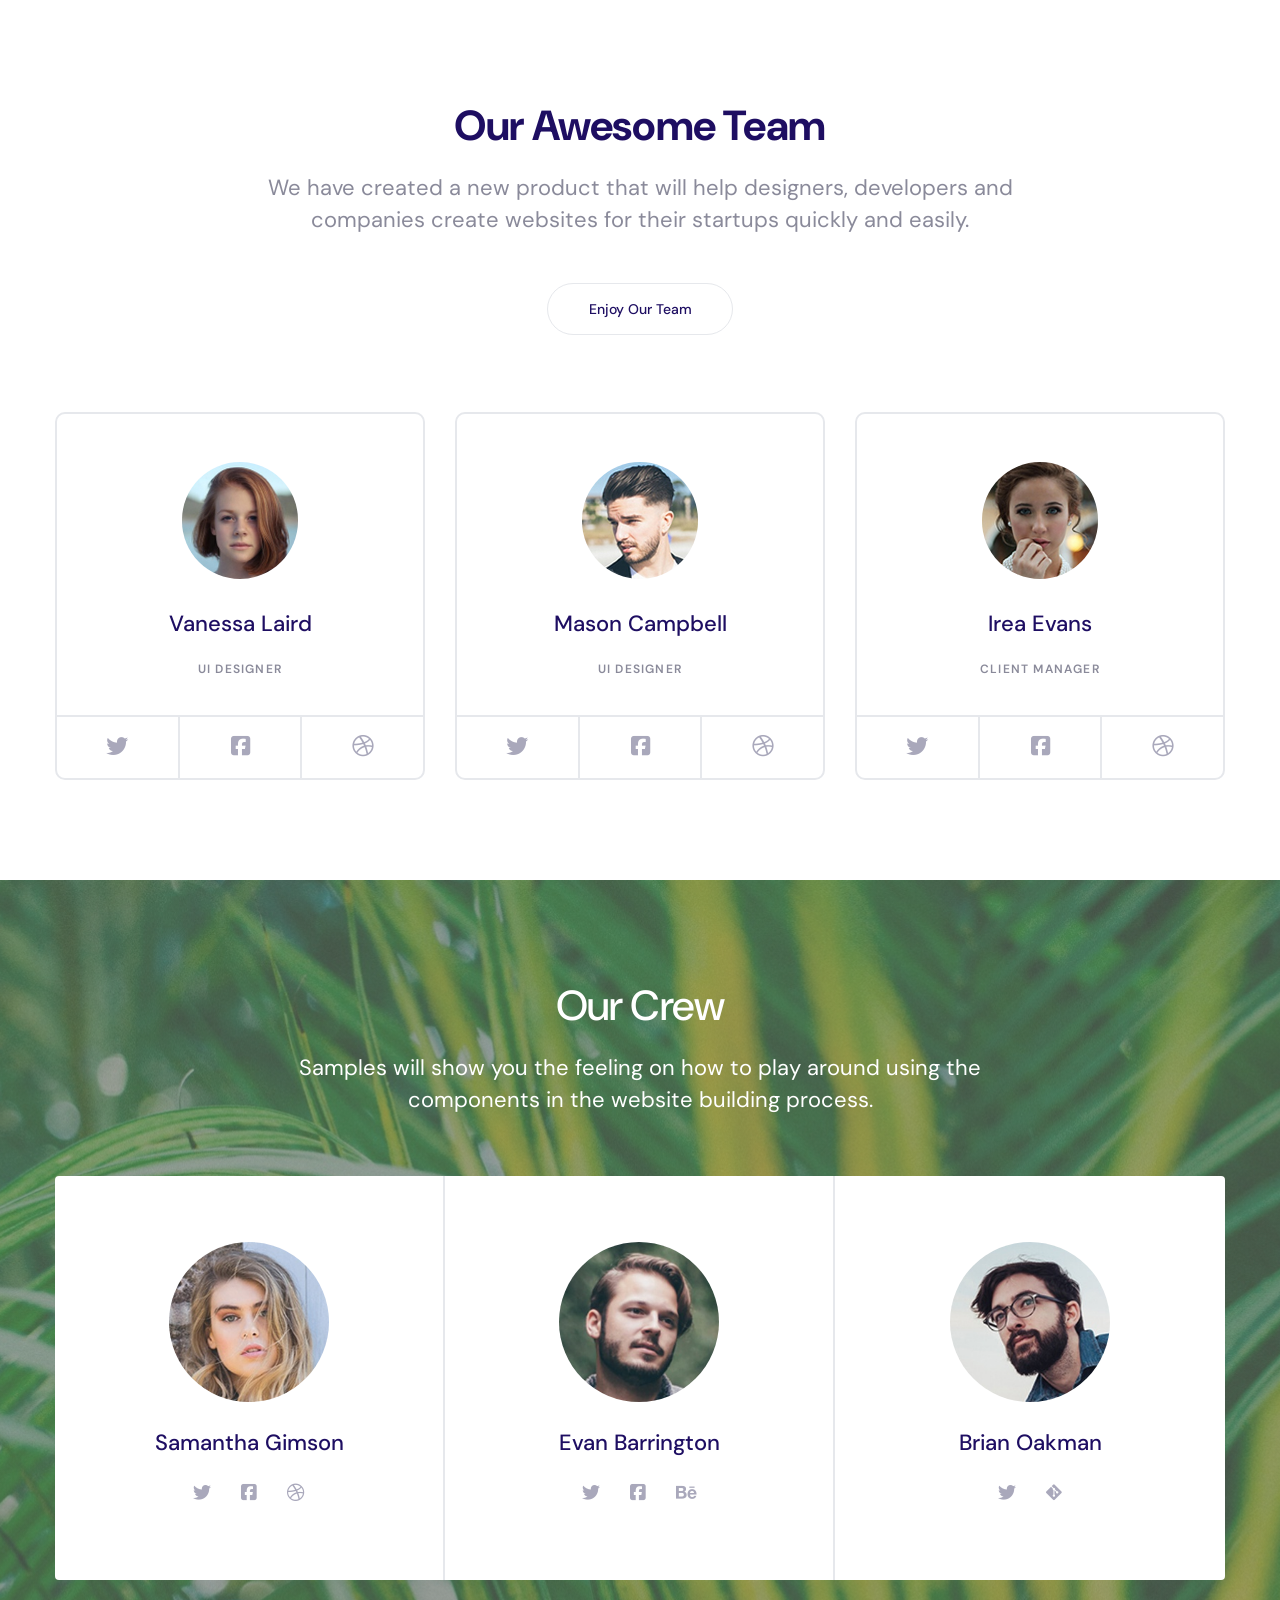
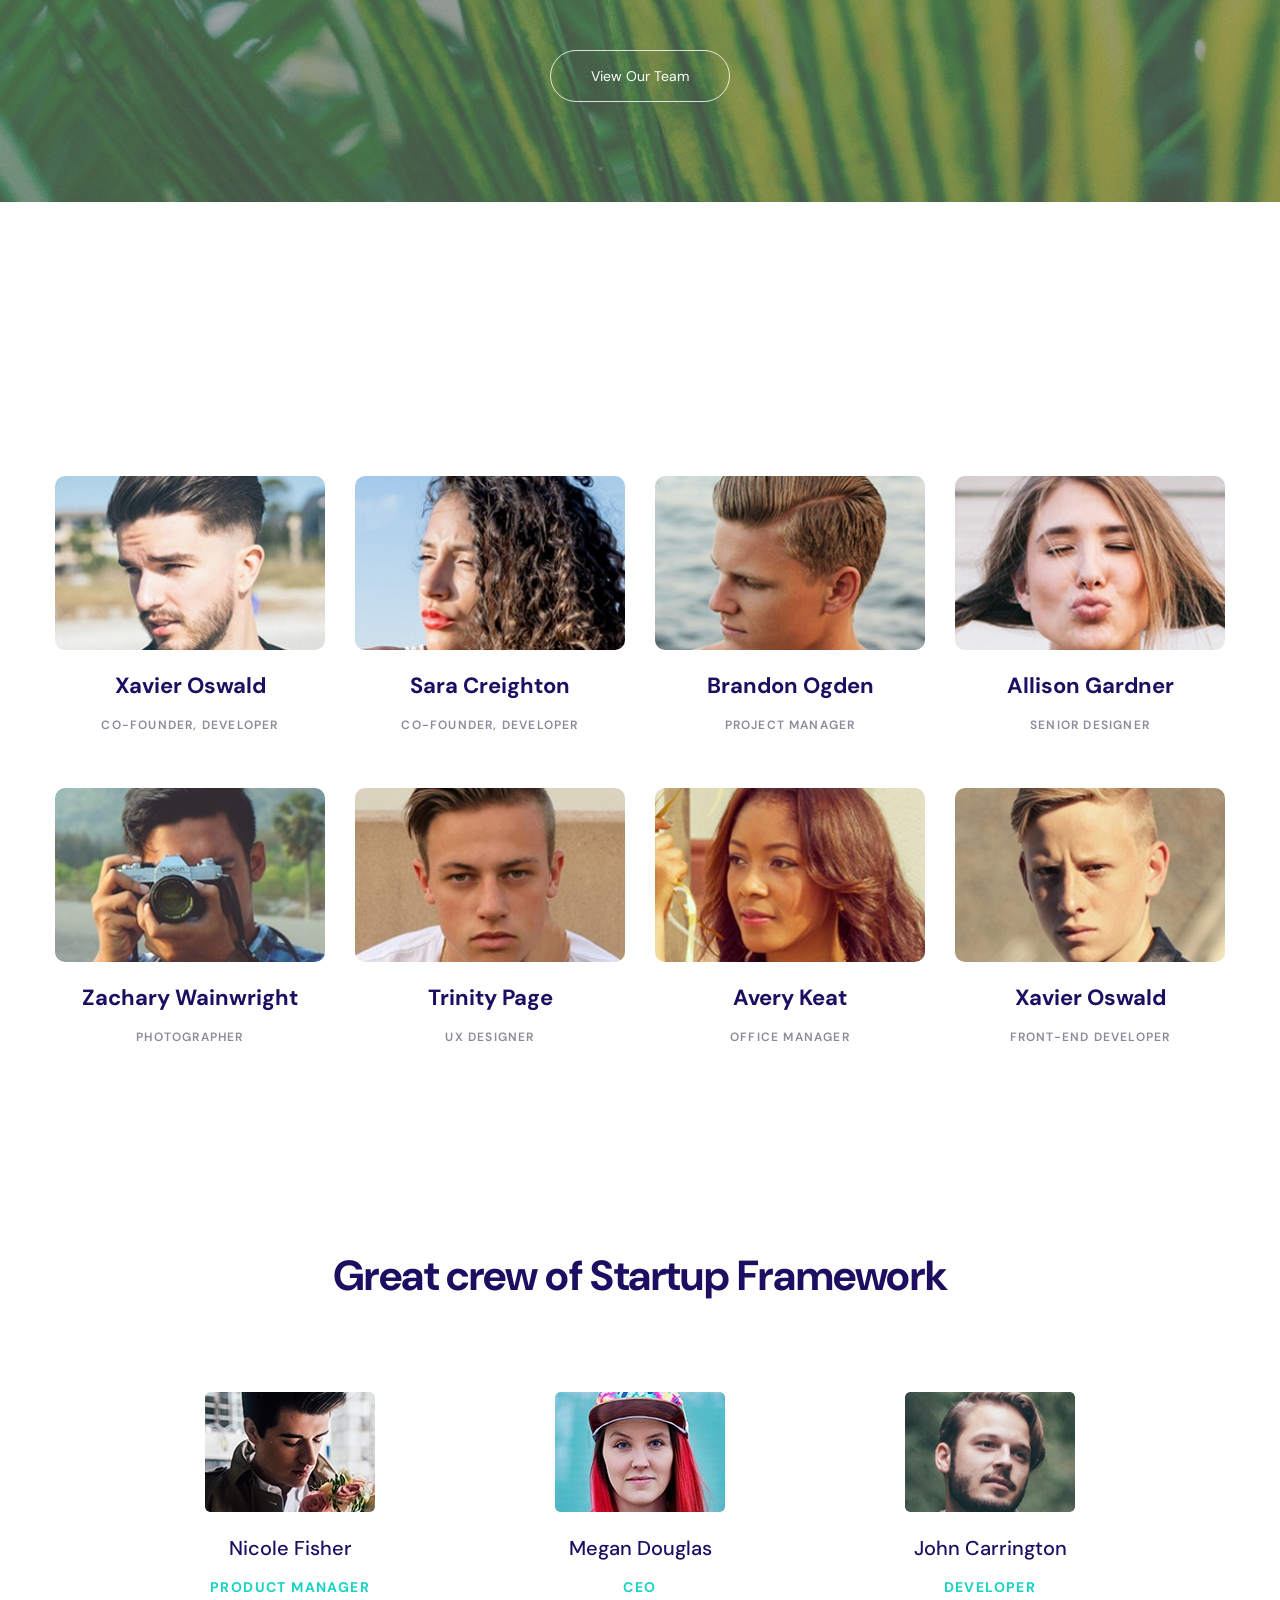
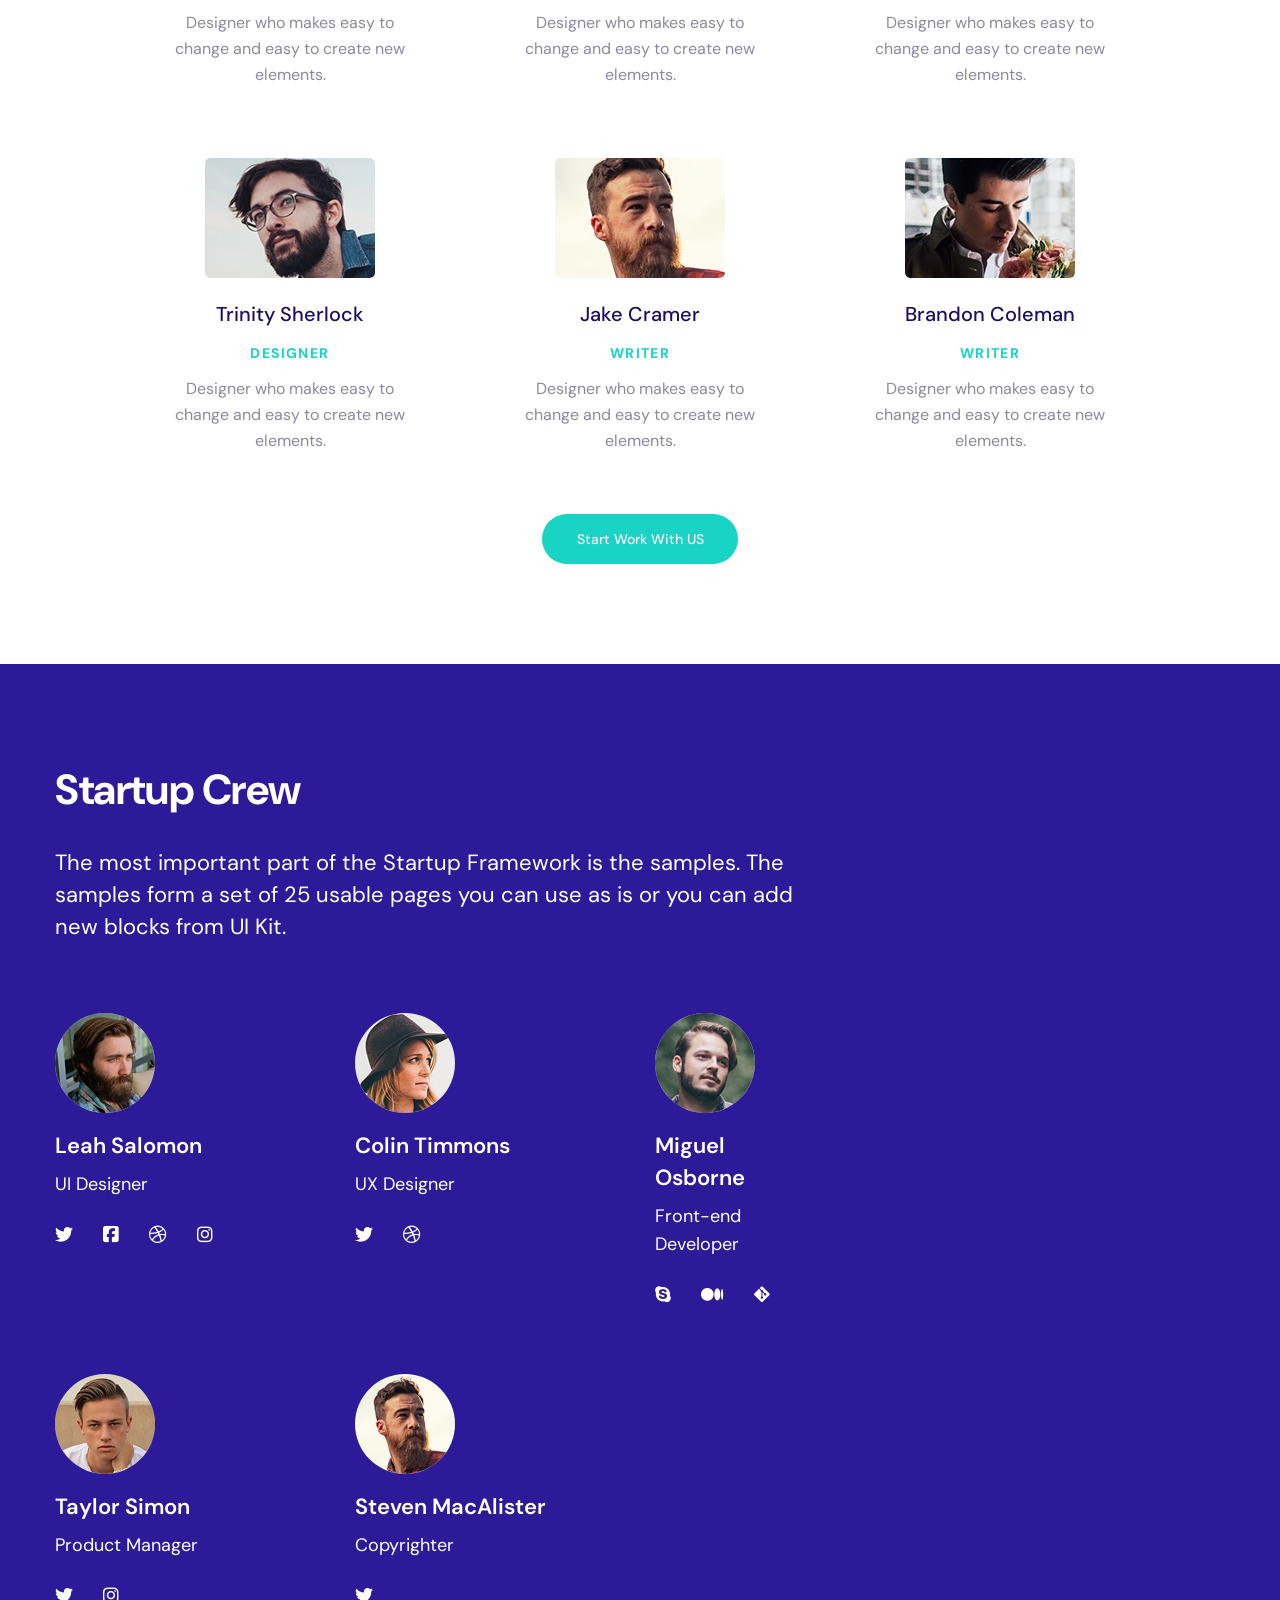
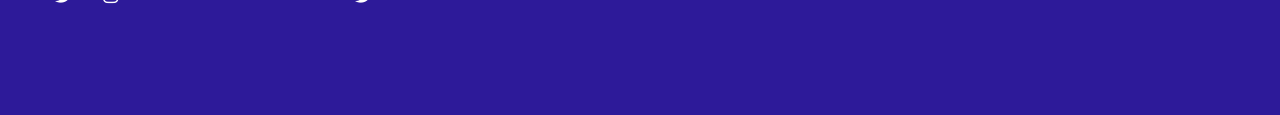
<file: index.html>
<!DOCTYPE html>
<html lang="en">
<head>
  <meta charset="UTF-8">
  <meta name="viewport" content="width=device-width, initial-scale=1.0">
  <title>Team Pages</title>
  <link rel="preconnect" href="https://fonts.googleapis.com">
  <link rel="preconnect" href="https://fonts.gstatic.com" crossorigin>
  <link href="https://fonts.googleapis.com/css2?family=DM+Sans:wght@400;500;700&display=swap" rel="stylesheet">
  <link rel="stylesheet" href="https://cdnjs.cloudflare.com/ajax/libs/font-awesome/6.5.1/css/all.min.css">
  <link rel="stylesheet" href="style.css">
</head>
<body>

  <!-- ================= TEAM 1 ================= -->
  <section class="t1">
    <div class="container">
      <header class="t1-header">
        <h1>Our Awesome Team</h1>
        <p>We have created a new product that will help designers, developers and companies create websites for their startups quickly and easily.</p>
        <a href="#" class="t1-btn">Enjoy Our Team</a>
      </header>
      <div class="t1-cards">
        <article class="t1-card">
          <div class="t1-body">
            <img src="assets/vanessa.jpg" alt="Vanessa Laird" class="t1-avatar">
            <h2>Vanessa Laird</h2>
            <p class="t1-role">UI Designer</p>
          </div>
          <ul class="t1-social">
            <li><a href="#" aria-label="Twitter"><i class="fa-brands fa-twitter"></i></a></li>
            <li><a href="#" aria-label="Facebook"><i class="fa-brands fa-square-facebook"></i></a></li>
            <li><a href="#" aria-label="Dribbble"><i class="fa-brands fa-dribbble"></i></a></li>
          </ul>
        </article>
        <article class="t1-card">
          <div class="t1-body">
            <img src="assets/mason.jpg" alt="Mason Campbell" class="t1-avatar">
            <h2>Mason Campbell</h2>
            <p class="t1-role">UI Designer</p>
          </div>
          <ul class="t1-social">
            <li><a href="#" aria-label="Twitter"><i class="fa-brands fa-twitter"></i></a></li>
            <li><a href="#" aria-label="Facebook"><i class="fa-brands fa-square-facebook"></i></a></li>
            <li><a href="#" aria-label="Dribbble"><i class="fa-brands fa-dribbble"></i></a></li>
          </ul>
        </article>
        <article class="t1-card">
          <div class="t1-body">
            <img src="assets/irea.jpg" alt="Irea Evans" class="t1-avatar">
            <h2>Irea Evans</h2>
            <p class="t1-role">Client Manager</p>
          </div>
          <ul class="t1-social">
            <li><a href="#" aria-label="Twitter"><i class="fa-brands fa-twitter"></i></a></li>
            <li><a href="#" aria-label="Facebook"><i class="fa-brands fa-square-facebook"></i></a></li>
            <li><a href="#" aria-label="Dribbble"><i class="fa-brands fa-dribbble"></i></a></li>
          </ul>
        </article>
      </div>
    </div>
  </section>

  <!-- ================= TEAM 2 ================= -->
  <section class="t2">
    <div class="container t2-container">
      <header class="t2-header">
        <h1>Our Crew</h1>
        <p>Samples will show you the feeling on how to play around using the components in the website building process.</p>
      </header>
      <div class="t2-members">
        <article class="t2-member">
          <img src="assets/samantha.jpg" alt="Samantha Gimson" class="t2-avatar">
          <h2>Samantha Gimson</h2>
          <ul class="t2-social">
            <li><a href="#" aria-label="Twitter"><i class="fa-brands fa-twitter"></i></a></li>
            <li><a href="#" aria-label="Facebook"><i class="fa-brands fa-square-facebook"></i></a></li>
            <li><a href="#" aria-label="Dribbble"><i class="fa-brands fa-dribbble"></i></a></li>
          </ul>
        </article>
        <article class="t2-member">
          <img src="assets/evan.jpg" alt="Evan Barrington" class="t2-avatar">
          <h2>Evan Barrington</h2>
          <ul class="t2-social">
            <li><a href="#" aria-label="Twitter"><i class="fa-brands fa-twitter"></i></a></li>
            <li><a href="#" aria-label="Facebook"><i class="fa-brands fa-square-facebook"></i></a></li>
            <li><a href="#" aria-label="Behance"><i class="fa-brands fa-behance"></i></a></li>
          </ul>
        </article>
        <article class="t2-member">
          <img src="assets/brian.jpg" alt="Brian Oakman" class="t2-avatar">
          <h2>Brian Oakman</h2>
          <ul class="t2-social">
            <li><a href="#" aria-label="Twitter"><i class="fa-brands fa-twitter"></i></a></li>
            <li><a href="#" aria-label="GitHub"><i class="fa-brands fa-git-alt"></i></a></li>
          </ul>
        </article>
      </div>
      <a href="#" class="t2-btn">View Our Team</a>
    </div>
  </section>

  <!-- ================= TEAM 3 ================= -->
  <section class="t3">
    <div class="container">
      <div class="t3-grid">
        <article class="t3-member">
          <img src="assets/t3-1.jpg" alt="Xavier Oswald">
          <h2>Xavier Oswald</h2>
          <p>Co-Founder, Developer</p>
        </article>
        <article class="t3-member">
          <img src="assets/t3-2.jpg" alt="Sara Creighton">
          <h2>Sara Creighton</h2>
          <p>Co-Founder, Developer</p>
        </article>
        <article class="t3-member">
          <img src="assets/t3-3.jpg" alt="Brandon Ogden">
          <h2>Brandon Ogden</h2>
          <p>Project Manager</p>
        </article>
        <article class="t3-member">
          <img src="assets/t3-4.jpg" alt="Allison Gardner">
          <h2>Allison Gardner</h2>
          <p>Senior Designer</p>
        </article>
        <article class="t3-member">
          <img src="assets/t3-5.jpg" alt="Zachary Wainwright">
          <h2>Zachary Wainwright</h2>
          <p>Photographer</p>
        </article>
        <article class="t3-member">
          <img src="assets/t3-6.jpg" alt="Trinity Page">
          <h2>Trinity Page</h2>
          <p>UX Designer</p>
        </article>
        <article class="t3-member">
          <img src="assets/t3-7.jpg" alt="Avery Keat">
          <h2>Avery Keat</h2>
          <p>Office Manager</p>
        </article>
        <article class="t3-member">
          <img src="assets/t3-8.jpg" alt="Xavier Oswald">
          <h2>Xavier Oswald</h2>
          <p>Front-end Developer</p>
        </article>
      </div>
    </div>
  </section>

  <!-- ================= TEAM 4 ================= -->
  <section class="t4">
    <div class="container">
      <h1 class="t4-title">Great crew of Startup Framework</h1>
      <div class="t4-grid">
        <article class="t4-member">
          <img src="assets/t4-1.jpg" alt="Nicole Fisher">
          <h2>Nicole Fisher</h2>
          <p class="t4-role">Product Manager</p>
          <p class="t4-text">Designer who makes easy to change and easy to create new elements.</p>
        </article>
        <article class="t4-member">
          <img src="assets/t4-2.jpg" alt="Megan Douglas">
          <h2>Megan Douglas</h2>
          <p class="t4-role">CEO</p>
          <p class="t4-text">Designer who makes easy to change and easy to create new elements.</p>
        </article>
        <article class="t4-member">
          <img src="assets/t4-3.jpg" alt="John Carrington">
          <h2>John Carrington</h2>
          <p class="t4-role">Developer</p>
          <p class="t4-text">Designer who makes easy to change and easy to create new elements.</p>
        </article>
        <article class="t4-member">
          <img src="assets/t4-4.jpg" alt="Trinity Sherlock">
          <h2>Trinity Sherlock</h2>
          <p class="t4-role">Designer</p>
          <p class="t4-text">Designer who makes easy to change and easy to create new elements.</p>
        </article>
        <article class="t4-member">
          <img src="assets/t4-5.jpg" alt="Jake Cramer">
          <h2>Jake Cramer</h2>
          <p class="t4-role">Writer</p>
          <p class="t4-text">Designer who makes easy to change and easy to create new elements.</p>
        </article>
        <article class="t4-member">
          <img src="assets/t4-6.jpg" alt="Brandon Coleman">
          <h2>Brandon Coleman</h2>
          <p class="t4-role">Writer</p>
          <p class="t4-text">Designer who makes easy to change and easy to create new elements.</p>
        </article>
      </div>
      <a href="#" class="t4-btn">Start Work With US</a>
    </div>
  </section>

  <!-- ================= TEAM 5 ================= -->
  <section class="t5">
    <div class="container">
      <h1 class="t5-title">Startup Crew</h1>
      <p class="t5-text">The most important part of the Startup Framework is the samples. The samples form a set of 25 usable pages you can use as is or you can add new blocks from UI Kit.</p>
      <div class="t5-grid">
        <article class="t5-member">
          <img src="assets/t5-1.jpg" alt="Leah Salomon" class="t5-avatar">
          <h2>Leah Salomon</h2>
          <p class="t5-role">UI Designer</p>
          <ul class="t5-social"><li><a href="#" aria-label="twitter"><i class="fa-brands fa-twitter"></i></a></li><li><a href="#" aria-label="facebook"><i class="fa-brands fa-square-facebook"></i></a></li><li><a href="#" aria-label="dribbble"><i class="fa-brands fa-dribbble"></i></a></li><li><a href="#" aria-label="instagram"><i class="fa-brands fa-instagram"></i></a></li></ul>
        </article>
        <article class="t5-member">
          <img src="assets/t5-2.jpg" alt="Colin Timmons" class="t5-avatar">
          <h2>Colin Timmons</h2>
          <p class="t5-role">UX Designer</p>
          <ul class="t5-social"><li><a href="#" aria-label="twitter"><i class="fa-brands fa-twitter"></i></a></li><li><a href="#" aria-label="dribbble"><i class="fa-brands fa-dribbble"></i></a></li></ul>
        </article>
        <article class="t5-member">
          <img src="assets/t5-3.jpg" alt="Miguel Osborne" class="t5-avatar">
          <h2>Miguel Osborne</h2>
          <p class="t5-role">Front-end Developer</p>
          <ul class="t5-social"><li><a href="#" aria-label="skype"><i class="fa-brands fa-skype"></i></a></li><li><a href="#" aria-label="medium"><i class="fa-brands fa-medium"></i></a></li><li><a href="#" aria-label="alt"><i class="fa-brands fa-git-alt"></i></a></li></ul>
        </article>
        <article class="t5-member">
          <img src="assets/t5-4.jpg" alt="Taylor Simon" class="t5-avatar">
          <h2>Taylor Simon</h2>
          <p class="t5-role">Product Manager</p>
          <ul class="t5-social"><li><a href="#" aria-label="twitter"><i class="fa-brands fa-twitter"></i></a></li><li><a href="#" aria-label="instagram"><i class="fa-brands fa-instagram"></i></a></li></ul>
        </article>
        <article class="t5-member">
          <img src="assets/t5-5.jpg" alt="Steven MacAlister" class="t5-avatar">
          <h2>Steven MacAlister</h2>
          <p class="t5-role">Copyrighter</p>
          <ul class="t5-social"><li><a href="#" aria-label="twitter"><i class="fa-brands fa-twitter"></i></a></li></ul>
        </article>
      </div>
    </div>
  </section>

</body>
</html>
</file>
<file: style.css>
/* =====================================================
   Values taken from the Figma file (10xtech-web-dev-warmup)
   px -> rem : px / 16
   ===================================================== */

/* ========== COMMON ========== */
* { margin: 0; padding: 0; box-sizing: border-box; }

:root {
  --navy: #1e0e62;
  --gray: #8a8a9a;
  --border: #e6e8ec;
  --teal: #19d3c5;
  --indigo: #2d1a99;
}

body {
  font-family: "DM Sans", Arial, sans-serif;
  color: var(--navy);
  background: #ffffff;
}

img { max-width: 100%; display: block; }
ul { list-style: none; }
a { text-decoration: none; }

.container { max-width: 73.125rem; margin: 0 auto; }   /* 1170px grid */

/* Heading style: 42px / 52px, letter-spacing -0.4px */
.t1-header h1, .t2-header h1, .t4-title, .t5-title {
  font-size: 2.625rem; line-height: 3.25rem; letter-spacing: -0.4px; font-weight: 700;
}

/* ========== TEAM 1  (frame 1400x880) ========== */
.t1 { padding: 6.25rem 1.5rem; }                        /* 100px top/bottom */

.t1-header { text-align: center; max-width: 51rem; margin: 0 auto 4.8rem; }   /* title 816px, gap to cards 77px */
.t1-header h1 { margin-bottom: 1.25rem; }               /* 20px */
.t1-header p { font-size: 1.375rem; line-height: 2rem; color: var(--gray); margin-bottom: 2.95rem; }  /* 22/32, 47px */

.t1-btn {
  display: inline-block; padding: 0.875rem 2.55rem;     /* 200 x 50 */
  border: 1px solid var(--border); border-radius: 3rem;
  font-size: 0.875rem; font-weight: 500; line-height: 1.375rem; color: var(--navy);
  transition: background 0.3s, color 0.3s;
}
.t1-btn:hover { background: var(--navy); color: #fff; }

.t1-cards { display: flex; flex-wrap: wrap; justify-content: center; gap: 1.875rem; }   /* gap 30px */
.t1-card {
  flex: 1 1 15rem; max-width: 23.125rem;                /* 370px */
  border: 2px solid var(--border); border-radius: 0.625rem;
  display: flex; flex-direction: column;
}
.t1-body { text-align: center; padding: 3rem 1rem 2.1rem; }
.t1-avatar {
  width: 35%; max-width: 7.5rem; aspect-ratio: 1 / 1;   /* 120px */
  object-fit: cover; border-radius: 50%; margin: 0 auto 1.8rem;
}
.t1-card h2 { font-size: 1.375rem; font-weight: 500; line-height: 2rem; margin-bottom: 1rem; }   /* 22/32 */
.t1-role { font-size: 0.75rem; line-height: 1.625rem; letter-spacing: 1.2px; text-transform: uppercase; color: var(--gray); font-weight: 600; }

.t1-social { display: flex; border-top: 2px solid var(--border); margin-top: auto; }
.t1-social li { flex: 1; text-align: center; border-right: 2px solid var(--border); }
.t1-social li:last-child { border-right: none; }
.t1-social a { display: block; padding: 0.7rem 0; font-size: 1.375rem; line-height: 2.375rem; color: #a9a8bb; transition: color 0.3s, background 0.3s; }   /* icons 22px */
.t1-social a:hover { color: var(--navy); background: #f6f6fa; }

/* ========== TEAM 2  (frame 1400x920) ========== */
.t2 {
  padding: 6.25rem 1.5rem; color: #fff;
  background-color: #1f3a1f;
  background-image: linear-gradient(rgba(10, 30, 10, 0.35), rgba(10, 30, 10, 0.35)), url("assets/bg.jpg");
  background-size: cover; background-position: center;
}
.t2-container { text-align: center; }

.t2-header { max-width: 43.625rem; margin: 0 auto 3.8rem; }    /* 698px, gap 61px */
.t2-header h1 { font-weight: 500; margin-bottom: 1.25rem; }
.t2-header p { font-size: 1.375rem; line-height: 2rem; }

.t2-members { display: flex; flex-wrap: wrap; background: #fff; border-radius: 0.25rem; margin-bottom: 4.375rem; }  /* card 1170x403, gap 70px */
.t2-member { flex: 1 1 14rem; padding: 4.125rem 1rem 4.2rem; border-right: 2px solid var(--border); color: var(--navy); }
.t2-member:last-child { border-right: none; }
.t2-avatar {
  width: 45%; max-width: 10rem; aspect-ratio: 1 / 1;     /* 160px */
  object-fit: cover; border-radius: 50%; margin: 0 auto 1.5625rem;
}
.t2-member h2 { font-size: 1.375rem; font-weight: 500; line-height: 2rem; margin-bottom: 0.9375rem; }
.t2-social { display: flex; justify-content: center; gap: 1.875rem; }
.t2-social a { font-size: 1.125rem; line-height: 2.375rem; color: #a9a8bb; transition: color 0.3s; }   /* icons 18px */
.t2-social a:hover { color: var(--navy); }

.t2-btn {
  display: inline-block; padding: 0.875rem 2.5rem;       /* 190 x 50 */
  border: 1px solid rgba(255,255,255,0.8); border-radius: 3rem;
  font-size: 0.875rem; line-height: 1.375rem; color: #fff;
  transition: background 0.3s, color 0.3s;
}
.t2-btn:hover { background: #fff; color: var(--navy); }

/* ========== TEAM 3  (frame 1400x948) ========== */
.t3 { padding: 17.125rem 1.5rem 6.25rem; }               /* first row starts at 274px */

.t3-grid { display: grid; grid-template-columns: repeat(4, 1fr); gap: 3.125rem 1.875rem; }   /* 270px cols, gap 30px, rows 50px */
.t3-member { text-align: center; }
.t3-member img {
  width: 100%; aspect-ratio: 270 / 174;
  object-fit: cover; border-radius: 0.625rem; margin-bottom: 1.25rem;
}
.t3-member h2 { font-size: 1.375rem; font-weight: 700; line-height: 2rem; margin-bottom: 0.625rem; }  /* 22/32 */
.t3-member p { font-size: 0.75rem; line-height: 1.625rem; letter-spacing: 1.2px; text-transform: uppercase; color: var(--gray); font-weight: 600; }

/* ========== TEAM 4  (frame 1400x1114) ========== */
.t4 { padding: 6.25rem 1.5rem; text-align: center; }
.t4 .container { max-width: 60.625rem; }                  /* members span 970px */

.t4-title { margin-bottom: 5.625rem; }                    /* 90px */

.t4-grid { display: grid; grid-template-columns: repeat(3, 1fr); gap: 4.375rem 5rem; margin-bottom: 3.75rem; }   /* cols 270, gap 80px; rows gap 70px */
.t4-member img {
  width: 63%; max-width: 10.625rem; aspect-ratio: 170 / 120;   /* 170 x 120 */
  object-fit: cover; border-radius: 0.3125rem; margin: 0 auto 1.25rem;
}
.t4-member h2 { font-size: 1.25rem; font-weight: 500; line-height: 2rem; margin-bottom: 0.625rem; }
.t4-role { font-size: 0.875rem; line-height: 1.625rem; letter-spacing: 1.4px; text-transform: uppercase; color: var(--teal); font-weight: 700; margin-bottom: 0.625rem; }  /* 14/26 */
.t4-text { font-size: 1rem; line-height: 1.625rem; color: var(--gray); max-width: 15.75rem; margin: 0 auto; }   /* 16/26 */

.t4-btn {
  display: inline-block; padding: 0.875rem 2.15rem;       /* 220 x 50 */
  background: var(--teal); color: #fff; border-radius: 3rem;
  font-size: 0.875rem; font-weight: 500; line-height: 1.375rem; transition: opacity 0.3s;
}
.t4-btn:hover { opacity: 0.85; }

/* ========== TEAM 5  (frame 1400x992) ========== */
.t5 { padding: 6.25rem 1.5rem; background: var(--indigo); color: #fff; }

.t5-title { margin-bottom: 1.9375rem; }                   /* 31px */
.t5-text { font-size: 1.375rem; line-height: 2rem; max-width: 47.125rem; margin-bottom: 4.375rem; }   /* 754px, 22/32, gap 70px */

.t5-grid { display: grid; grid-template-columns: 18.75rem 18.75rem 1fr; gap: 3.8rem 0; max-width: 47.75rem; }   /* 764px, col pitch 300, row gap 61px */
.t5-avatar { width: 6.25rem; max-width: 100%; aspect-ratio: 1 / 1; object-fit: cover; border-radius: 50%; margin-bottom: 1.0625rem; }   /* 100px */
.t5-member h2 { font-size: 1.375rem; font-weight: 600; line-height: 2rem; margin-bottom: 0.5rem; }
.t5-role { font-size: 1.125rem; line-height: 1.75rem; margin-bottom: 1.125rem; }                 /* 18/28 */
.t5-social { display: flex; gap: 1.875rem; }
.t5-social a { color: #fff; font-size: 1.125rem; line-height: 2.375rem; transition: opacity 0.3s; }   /* icons 18px */
.t5-social a:hover { opacity: 0.6; }

/* ========== RESPONSIVE ========== */
@media (max-width: 900px) {
  .t3-grid { grid-template-columns: repeat(2, 1fr); }
  .t4-grid { grid-template-columns: repeat(2, 1fr); gap: 3rem 2rem; }
}

@media (max-width: 768px) {
  .t1, .t2, .t4, .t5 { padding-top: 3rem; padding-bottom: 3rem; }
  .t3 { padding: 3rem 1rem; }
  .t1-header h1, .t2-header h1, .t4-title, .t5-title { font-size: 1.75rem; line-height: 2.25rem; }
  .t1-header p, .t2-header p, .t5-text { font-size: 1rem; line-height: 1.6; }
  .t4-title { margin-bottom: 2.5rem; }
  .t2-member { border-right: none; border-bottom: 2px solid var(--border); }
  .t2-member:last-child { border-bottom: none; }
  .t5-grid { grid-template-columns: repeat(2, 1fr); gap: 2.5rem 1rem; }
}

@media (max-width: 480px) {
  .t1-card { max-width: 100%; }
  .t4-grid { grid-template-columns: 1fr; }
  .t5-grid { grid-template-columns: 1fr; }
}
</file>
